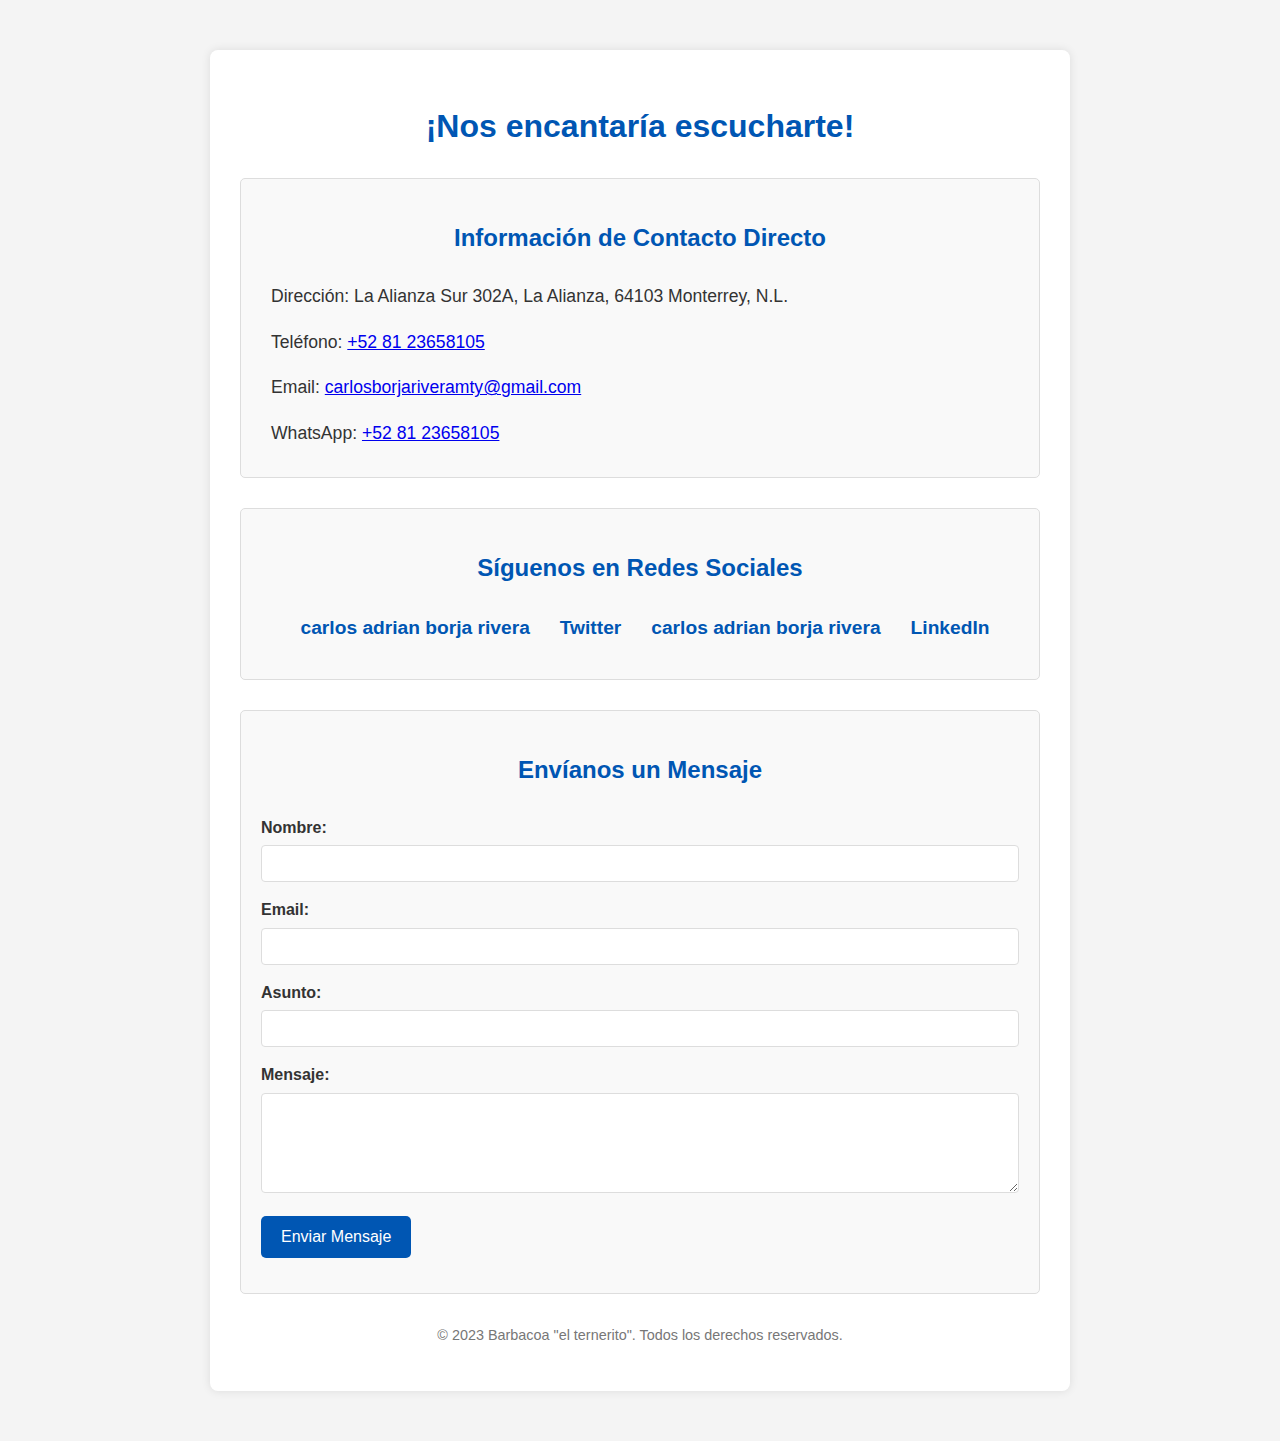
<file: contactos.html>
<!DOCTYPE html>
<html lang="es">
<head>
    <meta charset="UTF-8">
    <meta name="viewport" content="width=device-width, initial-scale=1.0">
    <title>¡Contáctanos!</title>
    <style>
        /* Basic inline styles for demonstration.
           For a real project, use a separate .css file! */
        body {
            font-family: Arial, sans-serif;
            line-height: 1.6;
            margin: 0;
            padding: 20px;
            background-color: #f4f4f4;
            color: #333;
        }
        .container {
            max-width: 800px;
            margin: 30px auto;
            background: #fff;
            padding: 30px;
            border-radius: 8px;
            box-shadow: 0 0 10px rgba(0, 0, 0, 0.1);
        }
        h1, h2 {
            color: #0056b3;
            text-align: center;
            margin-bottom: 25px;
        }
        .contact-info, .social-media, .contact-form {
            margin-bottom: 30px;
            padding: 20px;
            border: 1px solid #ddd;
            border-radius: 5px;
            background-color: #f9f9f9;
        }
        .contact-info p, .social-media p {
            margin-bottom: 10px;
            font-size: 1.1em;
        }
        .contact-info i, .social-media i {
            margin-right: 10px;
            color: #0056b3;
        }
        .social-media ul {
            list-style: none;
            padding: 0;
            display: flex;
            justify-content: center;
            gap: 20px;
        }
        .social-media li a {
            text-decoration: none;
            color: #0056b3;
            font-weight: bold;
            font-size: 1.2em;
            transition: color 0.3s ease;
        }
        .social-media li a:hover {
            color: #007bff;
        }
        .form-group {
            margin-bottom: 15px;
        }
        .form-group label {
            display: block;
            margin-bottom: 5px;
            font-weight: bold;
        }
        .form-group input[type="text"],
        .form-group input[type="email"],
        .form-group textarea {
            width: 100%;
            padding: 10px;
            border: 1px solid #ddd;
            border-radius: 4px;
            box-sizing: border-box; /* Ensures padding doesn't increase total width */
        }
        .form-group textarea {
            resize: vertical; /* Allows vertical resizing */
            min-height: 100px;
        }
        .form-group button {
            background-color: #0056b3;
            color: white;
            padding: 12px 20px;
            border: none;
            border-radius: 5px;
            cursor: pointer;
            font-size: 1em;
            transition: background-color 0.3s ease;
        }
        .form-group button:hover {
            background-color: #004080;
        }
        .footer {
            text-align: center;
            margin-top: 30px;
            font-size: 0.9em;
            color: #777;
        }
    </style>
    <link rel="stylesheet" href="estilo-contactos.css">
</head>
<body>
    <div class="container">
        <h1>¡Nos encantaría escucharte!</h1>

        <div class="contact-info">
            <h2>Información de Contacto Directo</h2>
            <p><i class="fas fa-map-marker-alt"></i> Dirección: La Alianza Sur 302A, La Alianza, 64103 Monterrey, N.L.</p>
            <p><i class="fas fa-phone"></i> Teléfono: <a href="tel:+52 81 23658105">+52 81 23658105</a></p>
            <p><i class="fas fa-envelope"></i> Email: <a href="mailto:info@tuempresa.com">carlosborjariveramty@gmail.com</a></p>
            <p><i class="fab fa-whatsapp"></i> WhatsApp: <a href="https://wa.me/52 81 23658105" target="_blank">+52 81 23658105</a></p>
        </div>

        <div class="social-media">
            <h2>Síguenos en Redes Sociales</h2>
            <ul>
                <li><a href="https://facebook.com/carlos adrian borja rivera" target="_blank"><i class="fab fa-facebook"></i> carlos adrian borja rivera</a></li>
                <li><a href="https://twitter.com/tuempresa" target="_blank"><i class="fab fa-twitter"></i> Twitter</a></li>
                <li><a href="https://instagram.com/carlos adrian borja rivera" target="_blank"><i class="fab fa-instagram"></i> carlos adrian borja rivera</a></li>
                <li><a href="https://linkedin.com/company/tuempresa" target="_blank"><i class="fab fa-linkedin"></i> LinkedIn</a></li>
            </ul>
        </div>

        <div class="contact-form">
            <h2>Envíanos un Mensaje</h2>
            <form action="#" method="POST"> <div class="form-group">
                    <label for="name">Nombre:</label>
                    <input type="text" id="name" name="name" required>
                </div>
                <div class="form-group">
                    <label for="email">Email:</label>
                    <input type="email" id="email" name="email" required>
                </div>
                <div class="form-group">
                    <label for="subject">Asunto:</label>
                    <input type="text" id="subject" name="subject">
                </div>
                <div class="form-group">
                    <label for="message">Mensaje:</label>
                    <textarea id="message" name="message" required></textarea>
                </div>
                <div class="form-group">
                    <button type="submit">Enviar Mensaje</button>
                </div>
            </form>
        </div>

        <div class="footer">
            <p>&copy; 2023 Barbacoa "el ternerito". Todos los derechos reservados.</p>
        </div>
    </div>
</body>
</html>
</file>
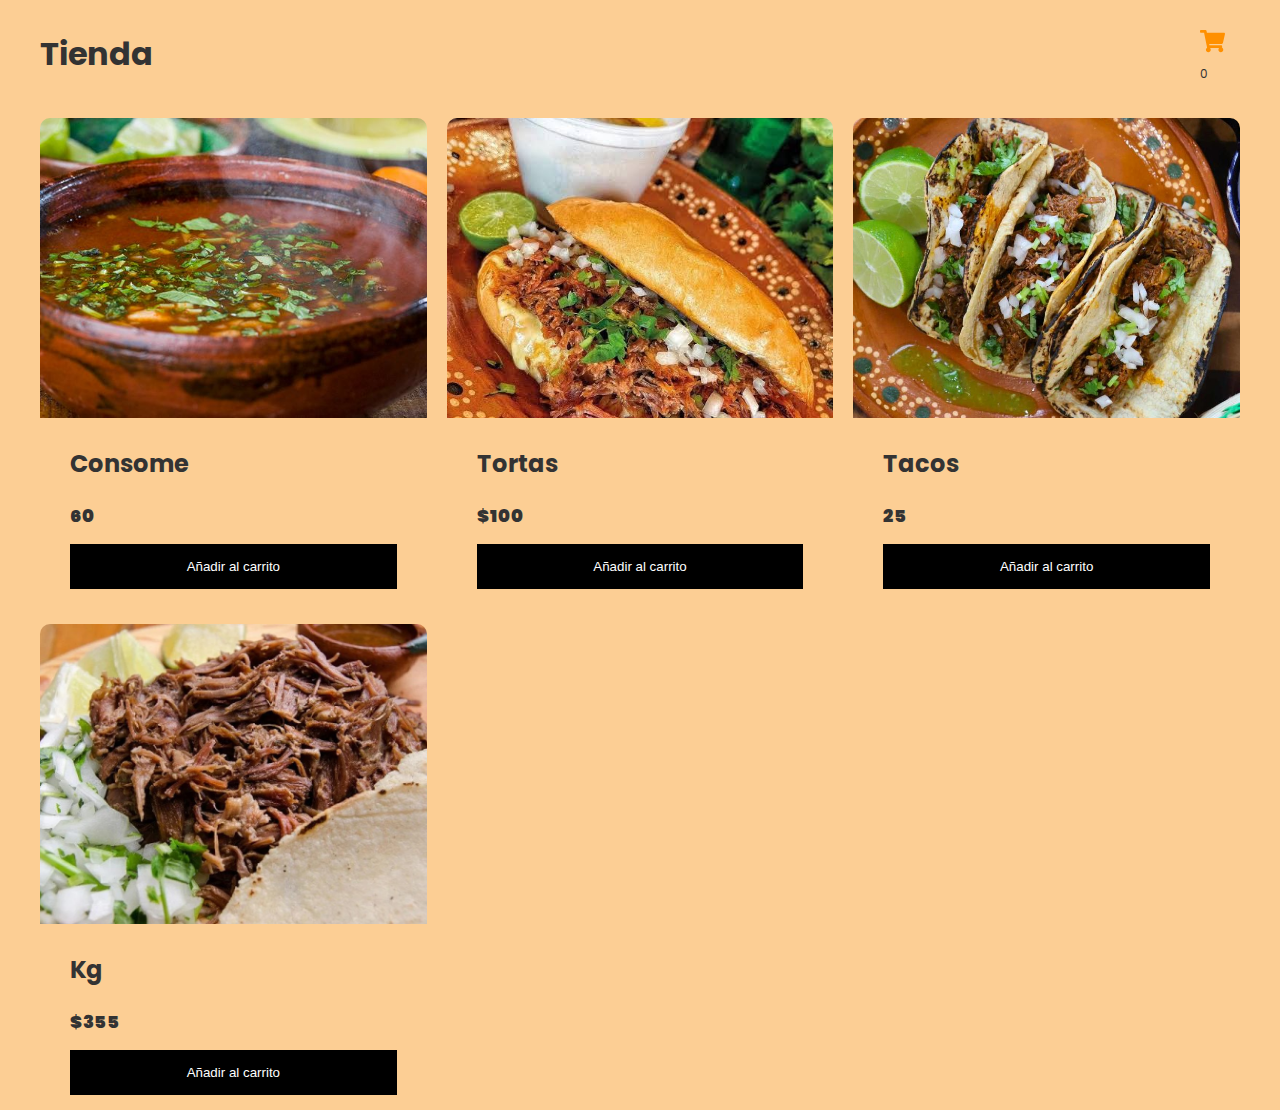
<file: menu.html>
<!DOCTYPE html>
<html lang="en">
<head>
    <meta charset="UTF-8">
    <meta name="viewport" content="width=device-width, initial-scale=1.0">
    <title>Tienda</title>
    <link rel="stylesheet" href="menu-estilos.css">
</head>
<body>
    <header>
        <h1>Tienda</h1>
        <div class="container-icon">
            <img src="imagenes/car.svg" alt="" class="carrito">
            <div class="count-pruducts">
                <span id="contador-productos">0
                    
                </span>
            </div>
            
            <div class="container-cart-products hidden-cart">
                <div class="cart-product">
                    <div class="info-cart-product">
                        <span class="cantidad-producto-carrito">
                            1
                        </span>
                        <p class="titulo-producto-carrito">
                            Consome
                        </p>
                        <span class="precio-producto-carrito">
                            $60
                        </span>
                    </div>

                    <svg xmlns="http://www.w3.org/2000/svg" fill="none" viewBox="0 0 24 24" stroke-width="1.5" stroke="currentColor" class="icon-close">
  <path stroke-linecap="round" stroke-linejoin="round" d="M6 18 18 6M6 6l12 12" />
</svg>

                </div>
                <div class="cart-total">
                    <h3>total</h3>
                    <span class="total-pagar">200</span>
                </div>

            </div>
        </div>
    </header>
    <div class="container-items">
        <div class="item">
            <figure>
                <img src="imagenes/platillo1.jpg" alt="producto">
            </figure>
            <div class="info-product">
                <h2>Consome</h2>
                <p class="price">60</p>
                <button>Añadir al carrito</button>
            </div>
        </div><div class="item">
            <figure>
                <img src="imagenes/platillo2.jpg" alt="producto">
            </figure>
            <div class="info-product">
                <h2>Tortas</h2>
                <p class="price">$100</p>
                <button>Añadir al carrito</button>
            </div>
        </div><div class="item">
            <figure>
                <img src="imagenes/platillo3.jpg" alt="producto">
            </figure>
            <div class="info-product">
                <h2>Tacos</h2>
                <p class="price">25</p>
                <button>Añadir al carrito</button>
            </div>
        </div><div class="item">
            <figure>
                <img src="imagenes/barbacoa.jpg" alt="producto">
            </figure>
            <div class="info-product">
                <h2>Kg</h2>
                <p class="price">$355</p>
                <button>Añadir al carrito</button>
            </div>
        </div>
    </div>

    <script src="menu.js"></script>
    
</body>
</html>
</file>
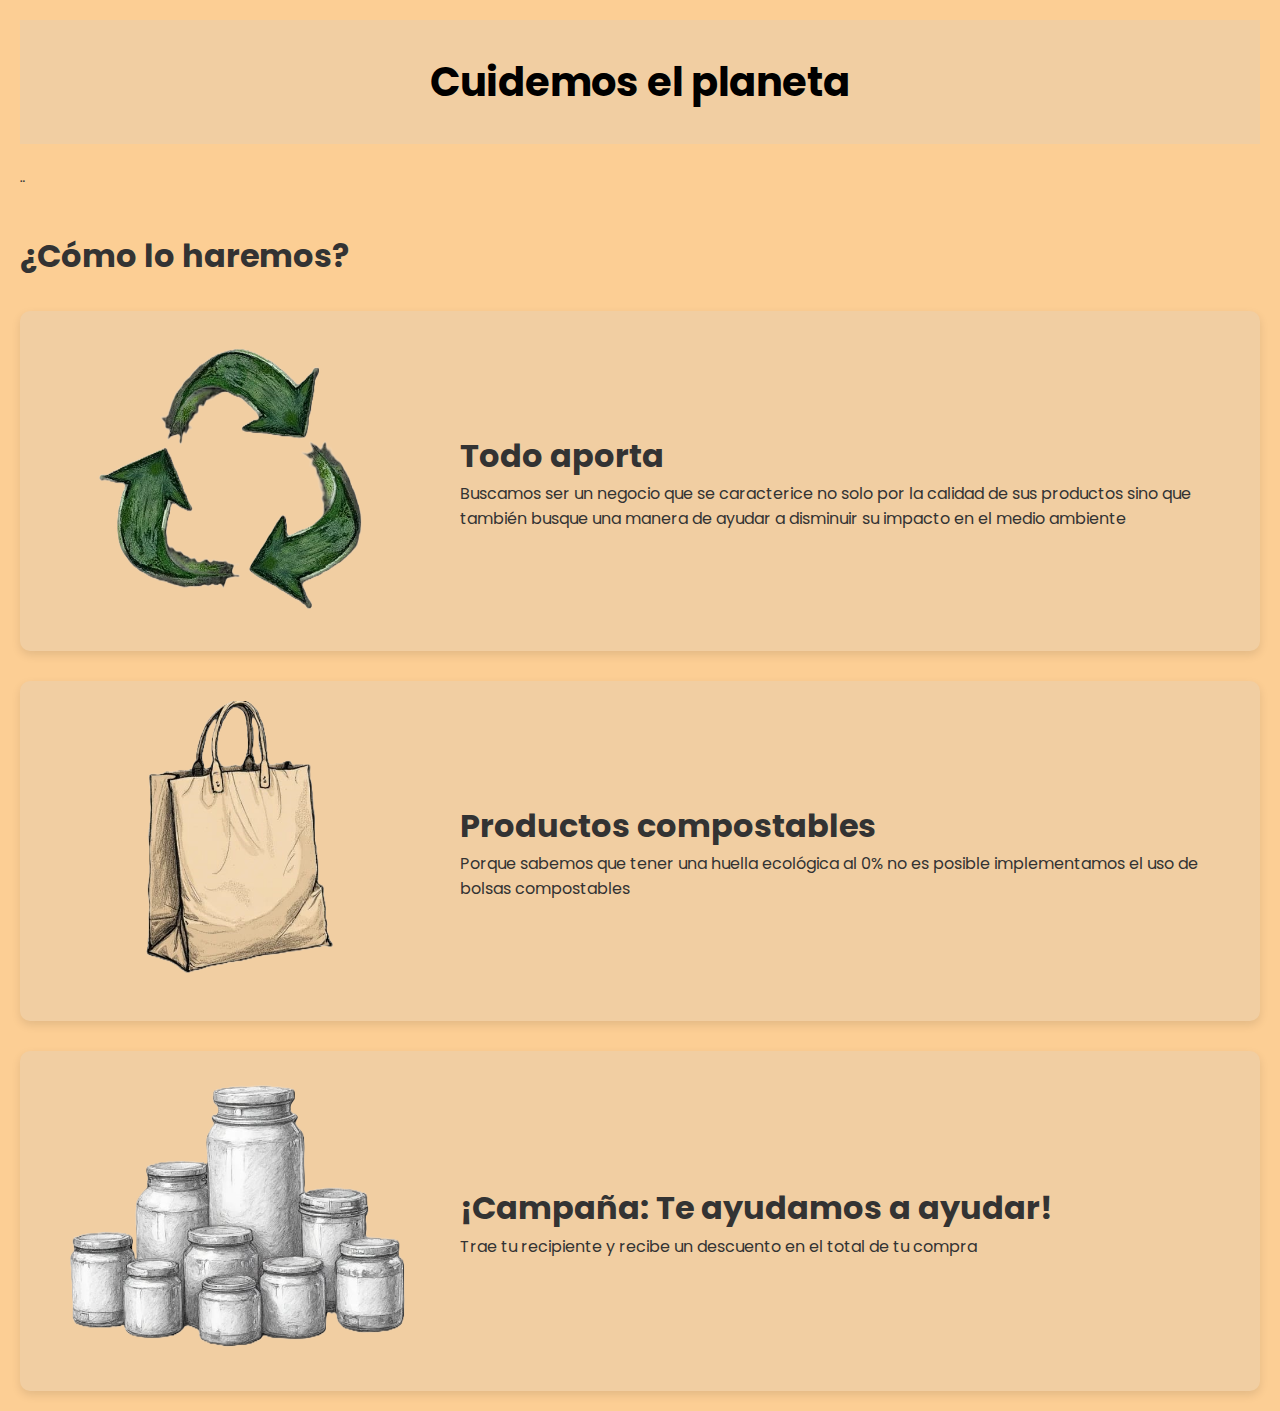
<file: nosotros.html>
<!DOCTYPE html>
<html lang="es">
<head>
  <meta charset="UTF-8">
  <meta name="viewport" content="width=device-width, initial-scale=1.0">
  <title>Blog Verde – Cuidemos el Medio Ambiente</title>
  <style>
    @import url('https://fonts.googleapis.com/css2?family=Lobster&family=Pacifico&family=Playwrite+DK+Loopet:wght@100..400&family=Playwrite+MX+Guides&family=Poppins:ital,wght@0,100;0,200;0,300;0,400;0,500;0,600;0,700;0,800;0,900;1,100;1,200;1,300;1,400;1,500;1,600;1,700;1,800;1,900&display=swap');
    * {
      box-sizing: border-box;
      margin: 0;
      padding: 0;
    }

    body {
      font-family: "Poppins", sans-serif;
      line-height: 1.6;
      background-color: #fcce94;
      color: #333;
      padding: 20px;
    }

    header {
      text-align: center;
      background-color: #f1cea2;
      color: black;
      padding: 30px 10px;
      margin-bottom: 30px;
    }

    header h1 {
      font-size: 2.5em;
    }

    .blog-container {
      display: flex;
      flex-direction: column;
      gap: 30px;
    }

    .blog-post {
      display: flex;
      gap: 20px;
      background-color: #f1cea2;
      border-radius: 10px;
      overflow: hidden;
      box-shadow: 0 4px 10px rgba(0,0,0,0.1);
      padding: 20px;
      align-items: center;
      transition: transform 0.3s;
    }

    

    .blog-post:hover {
      transform: scale(1.01);
    }

    .blog-post img {
      width: 400px;
      height: 300px;
      object-fit: cover;
      border-radius: 8px;
    }

    .blog-post .content {
      flex: 1;
    }

    .blog-post p {
      font-size: 1em;
    }

    @media screen and (max-width: 768px) {
      .blog-post {
        flex-direction: column;
        text-align: center;
      }

      .blog-post img {
        width: 100%;
        height: auto;
      }
    }
  </style>
</head>
<body>

  <header>
    <h1>Cuidemos el planeta</h1>
  </header>

  <div class="blog-container">¨
    <h1>¿Cómo lo haremos?</h1>
    
    <div class="blog-post">
      <img src="imagenes/tres erres.png" alt="Reciclaje" class="tres">
      <div class="content">
        <h1>Todo aporta</h1>
        <p>Buscamos ser un negocio que se caracterice no solo por la calidad de sus productos sino que también busque una manera de ayudar a disminuir su impacto en el medio ambiente</p>
      </div>
    </div>

    <div class="blog-post">
      <img src="imagenes/bolsa.png" alt="Energía renovable">
      <div class="content">
        <h1>Productos compostables</h1>
        <p>Porque sabemos que tener una huella ecológica al 0% no es posible implementamos el uso de bolsas compostables</p>
      </div>
    </div>

    <div class="blog-post">
      <img src="imagenes/recipientes.png" alt="Consumo responsable">
      <div class="content">
        <h1>¡Campaña: Te ayudamos a ayudar!</h1>
        <p>Trae tu recipiente y recibe un descuento en el total de tu compra</p>
      </div>
    </div>

  </div>

</body>
</html>
</file>
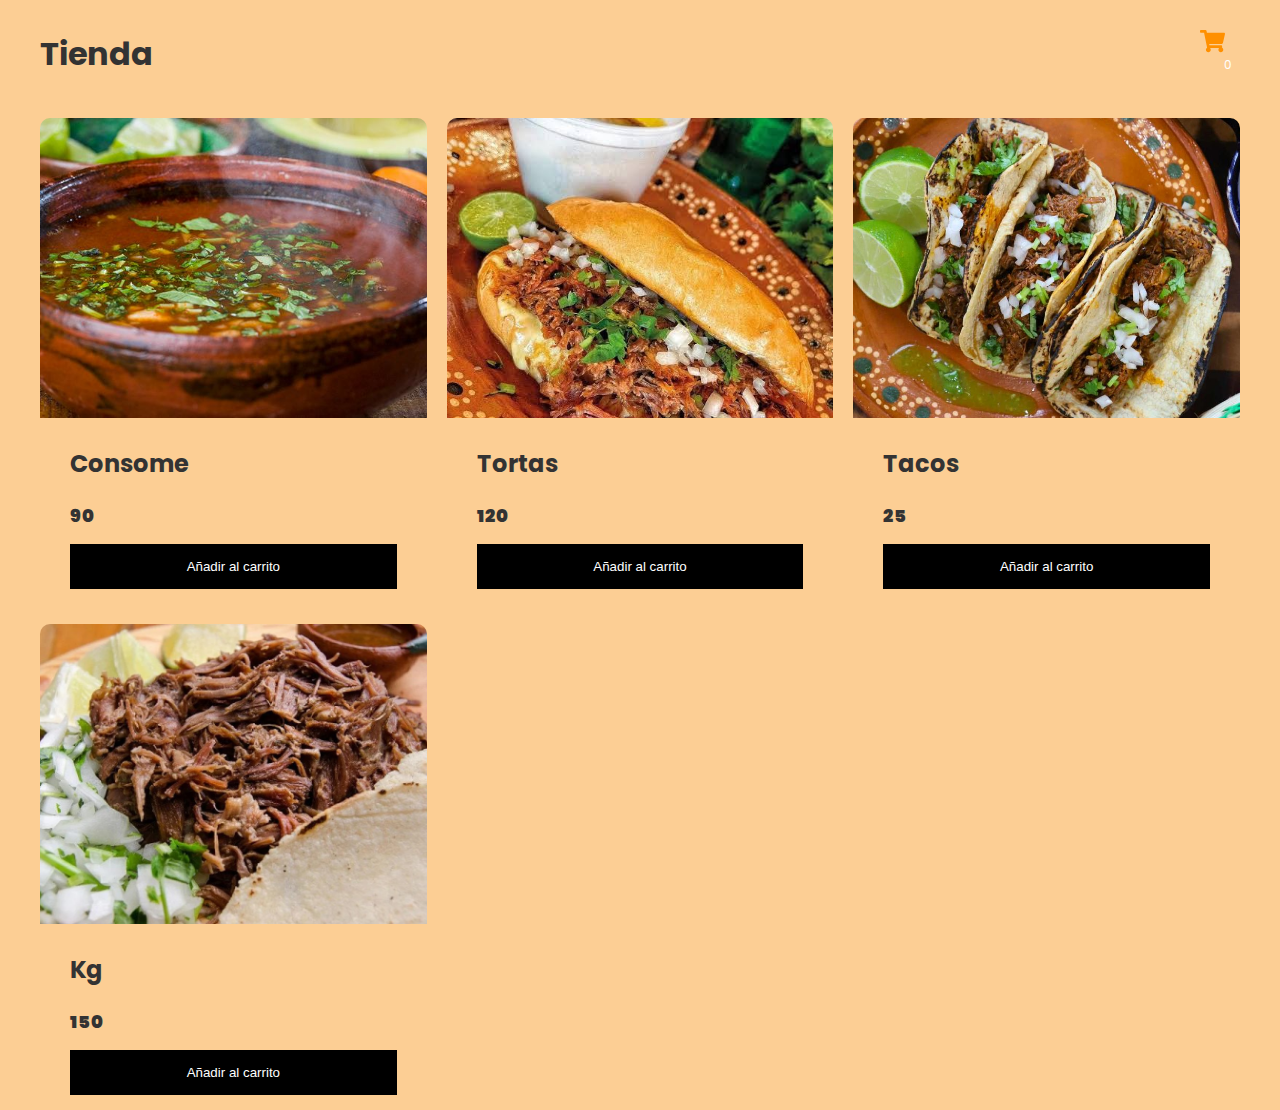
<file: productos.html>
<!DOCTYPE html>
<html lang="es">
<head>
    <meta charset="UTF-8">
    <title>Tienda</title>
    <link rel="stylesheet" href="menu-estilos.css">
</head>
<body>

<header>
    <h1>Tienda</h1>
    <div class="container-icon">
        <img src="imagenes/car.svg" alt="carrito" class="carrito" onclick="toggleCarrito()">
        <div class="count-products">
            <span id="contador-productos">0</span>
        </div>
        <div class="container-cart-products hidden-cart" id="cart-container">
            <!-- Aquí se agregan los productos del carrito -->
            <div class="cart-total">
                <h3>Total:</h3>
                <span class="total-pagar" id="total">0</span>
            </div>
            <button onclick="vaciarCarrito()">Vaciar carrito</button>
        </div>
    </div>
</header>

<main class="container-items">
    <div class="item">
        <figure><img src="imagenes/platillo1.jpg" alt="producto"></figure>
        <div class="info-product">
            <h2>Consome</h2>
            <p class="price">90</p>
            <button onclick="agregarAlCarrito('Consome', 90)">Añadir al carrito</button>
        </div>
    </div>
    <div class="item">
        <figure><img src="imagenes/platillo2.jpg" alt="producto"></figure>
        <div class="info-product">
            <h2>Tortas</h2>
            <p class="price">120</p>
            <button onclick="agregarAlCarrito('Tortas', 120)">Añadir al carrito</button>
        </div>
    </div>
    <div class="item">
        <figure><img src="imagenes/platillo3.jpg" alt="producto"></figure>
        <div class="info-product">
            <h2>Tacos</h2>
            <p class="price">25</p>
            <button onclick="agregarAlCarrito('Tacos', 25)">Añadir al carrito</button>
        </div>
    </div>
    <div class="item">
        <figure><img src="imagenes/barbacoa.jpg" alt="producto"></figure>
        <div class="info-product">
            <h2>Kg</h2>
            <p class="price">150</p>
            <button onclick="agregarAlCarrito('Kg', 150)">Añadir al carrito</button>
        </div>
    </div>
</main>

<script>
    let carrito = [];
    const cartContainer = document.getElementById("cart-container");
    const contadorProductos = document.getElementById("contador-productos");
    const totalPagar = document.getElementById("total");

    function agregarAlCarrito(nombre, precio) {
        const productoExistente = carrito.find(p => p.nombre === nombre);

        if (productoExistente) {
            productoExistente.cantidad++;
        } else {
            carrito.push({ nombre, precio, cantidad: 1 });
        }

        actualizarCarrito();
    }

    function actualizarCarrito() {
        const productosHTML = carrito.map(p => {
            const subtotal = p.precio * p.cantidad;
            return `
                <div class="cart-product">
                    <div class="info-cart-product">
                        <span class="cantidad-producto-carrito">${p.cantidad}</span>
                        <p class="titulo-producto-carrito">${p.nombre}</p>
                        <span class="precio-producto-carrito">$${subtotal}</span>
                    </div>
                </div>
            `;
        }).join("");

        document.getElementById("cart-container").innerHTML = productosHTML + `
            <div class="cart-total">
                <h3>Total:</h3>
                <span class="total-pagar" id="total">${calcularTotal()}</span>
            </div>
            <button onclick="vaciarCarrito()">Vaciar carrito</button>
        `;

        contadorProductos.textContent = carrito.reduce((acc, p) => acc + p.cantidad, 0);
    }

    function calcularTotal() {
        return carrito.reduce((total, p) => total + p.precio * p.cantidad, 0);
    }

    function vaciarCarrito() {
        carrito = [];
        actualizarCarrito();
    }

    function toggleCarrito() {
        cartContainer.classList.toggle("hidden-cart");
    }
</script>

</body>
</html>
</file>
<file: estilo-contactos.css>
/* Basic inline styles for demonstration.
           For a real project, use a separate .css file! */
        body {
            font-family: Arial, sans-serif;
            line-height: 1.6;
            margin: 0;
            padding: 20px;
            background-color: #f4f4f4;
            color: #333;
        }
        .container {
            max-width: 800px;
            margin: 30px auto;
            background: #fff;
            padding: 30px;
            border-radius: 8px;
            box-shadow: 0 0 10px rgba(0, 0, 0, 0.1);
        }
        h1, h2 {
            color: #0056b3;
            text-align: center;
            margin-bottom: 25px;
        }
        .contact-info, .social-media, .contact-form {
            margin-bottom: 30px;
            padding: 20px;
            border: 1px solid #ddd;
            border-radius: 5px;
            background-color: #f9f9f9;
        }
        .contact-info p, .social-media p {
            margin-bottom: 10px;
            font-size: 1.1em;
        }
        .contact-info i, .social-media i {
            margin-right: 10px;
            color: #0056b3;
        }
        .social-media ul {
            list-style: none;
            padding: 0;
            display: flex;
            justify-content: center;
            gap: 20px;
        }
        .social-media li a {
            text-decoration: none;
            color: #0056b3;
            font-weight: bold;
            font-size: 1.2em;
            transition: color 0.3s ease;
        }
        .social-media li a:hover {
            color: #007bff;
        }
        .form-group {
            margin-bottom: 15px;
        }
        .form-group label {
            display: block;
            margin-bottom: 5px;
            font-weight: bold;
        }
        .form-group input[type="text"],
        .form-group input[type="email"],
        .form-group textarea {
            width: 100%;
            padding: 10px;
            border: 1px solid #ddd;
            border-radius: 4px;
            box-sizing: border-box; /* Ensures padding doesn't increase total width */
        }
        .form-group textarea {
            resize: vertical; /* Allows vertical resizing */
            min-height: 100px;
        }
        .form-group button {
            background-color: #0056b3;
            color: white;
            padding: 12px 20px;
            border: none;
            border-radius: 5px;
            cursor: pointer;
            font-size: 1em;
            transition: background-color 0.3s ease;
        }
        .form-group button:hover {
            background-color: #004080;
        }
        .footer {
            text-align: center;
            margin-top: 30px;
            font-size: 0.9em;
            color: #777;
        }
</file>
<file: menu-estilos.css>
@import url('https://fonts.googleapis.com/css2?family=Lobster&family=Pacifico&family=Playwrite+DK+Loopet:wght@100..400&family=Playwrite+MX+Guides&family=Poppins:ital,wght@0,100;0,200;0,300;0,400;0,500;0,600;0,700;0,800;0,900;1,100;1,200;1,300;1,400;1,500;1,600;1,700;1,800;1,900&display=swap');


*::after,
*::before,
*{
 margin: 0;
 padding: 0;
 box-sizing: border-box;
}

body{
    margin: 0 auto;
    max-width: 1200px;
    font-family: "Poppins", sans-serif;
    color: #333;
    background-color: #fcce94;
}

.carrito{
    cursor: pointer;

}

.container-icon{
    width: 40px;
    height: 40px;
}

img{
    max-width: 100%;
}

/*header*/

header{
    display: flex;
    justify-content: space-between;
    padding: 30px 0 40px 0;
}

.container-icon{
    position: relative;
}


.count-products{
    position: absolute;
    top: 55%;
    right: 0;

    background-color: 000;
    color: white;
    width: 25px;
    height: 25px;


    display: flex;
    justify-content: center;
    align-items: center;
    border-radius: 70%;
    


}

#contador-productos{
    font-size: 12px;
}

.container-cart-products{
    position: absolute;
    top: 50px;
    right: 0;

    background-color: white;
    width: 400px;
    z-index: 1;
    box-shadow: 0 10px 20px rgba(0, 0, 0, 0.20);
    border-radius: 30px;
}

.cart-product{
    display: flex;
    align-items: center;
    justify-content: space-between;
    padding: 30px;

    border-bottom: 1px solid rgba(0, 0, 0, 0.20);

}

.info-cart-product{
    display: flex;
    justify-content: space-between;
    flex: 0.8;
    
}

.titulo-producto-carrito{
    font-size: 20px;

}

.precio-producto-carrito{
    font-weight: 700;
    font-size: 20px;
    margin-left: 10px;

}

.cantidad-producot-carrito{
    font-weight: 400;
    font-size: 20px;

}

.icon-close{
    width: 25px;
    height: 25px;
}

.icon-close:hover{
    stroke: red;
    cursor: pointer;
}

.cart-total{
    display: flex;
    justify-content: center;
    align-items: center;
    padding: 20px 0;
    gap: 20px;
}

.cart-total h3{
    font-size: 20px;
    font-weight: 700;
}

.total-pagar{
    font-size: 20px;
    font-weight: 900;
}

.hidden-cart{
    display: none;
}



/*Main*/
.container-items{
    display: grid;
    grid-template-columns: repeat(3, 1fr);
    gap: 20px;
}

.item{
    border-radius: 10px;
    
}

.item:hover{
    box-shadow: 0 10px 20px rgba(0, 0, 0, alpha);
}



.item img{
    width: 100%;
    height: 300px;
    object-fit: cover;
    border-radius: 10px 10px 0 0;
    transition: all .5s;
}

.item figure{
    overflow: hidden;
}

.item:hover img{
    transform: scale(1.2);

}

.info-product{
    padding: 15px 30px;
    line-height: 2;
    display: flex;
    flex-direction: column;
    gap: 10px;
}

.price{
    font-size: 18px;
    font-weight: 900;
}

.info-product button{
    border: none;
    background: none;
    background-color: black;
    color: white;
    padding: 15px 10px;
    cursor: pointer;
}

/* RESPONSIVE DESIGN */
@media screen and (max-width: 768px) {
    header {
        flex-direction: column;
        align-items: center;
        gap: 20px;
    }

    .container-icon {
        position: static;
    }

    .container-cart-products {
        width: 100%;
        position: static;
        margin-top: 20px;
    }

    .container-items {
        grid-template-columns: 1fr 1fr;
    }

    .item img {
        height: 200px;
    }

    .info-product button {
        padding: 10px;
        font-size: 14px;
    }
}

@media screen and (max-width: 480px) {
    .container-items {
        grid-template-columns: 1fr;
    }

    .cart-total {
        flex-direction: column;
        gap: 10px;
    }

    .info-cart-product {
        flex-direction: column;
        gap: 5px;
    }

    .precio-producto-carrito {
        font-size: 16px;
    }

    .titulo-producto-carrito {
        font-size: 16px;
    }

    .cantidad-producto-carrito {
        font-size: 16px;
    }
}
</file>
